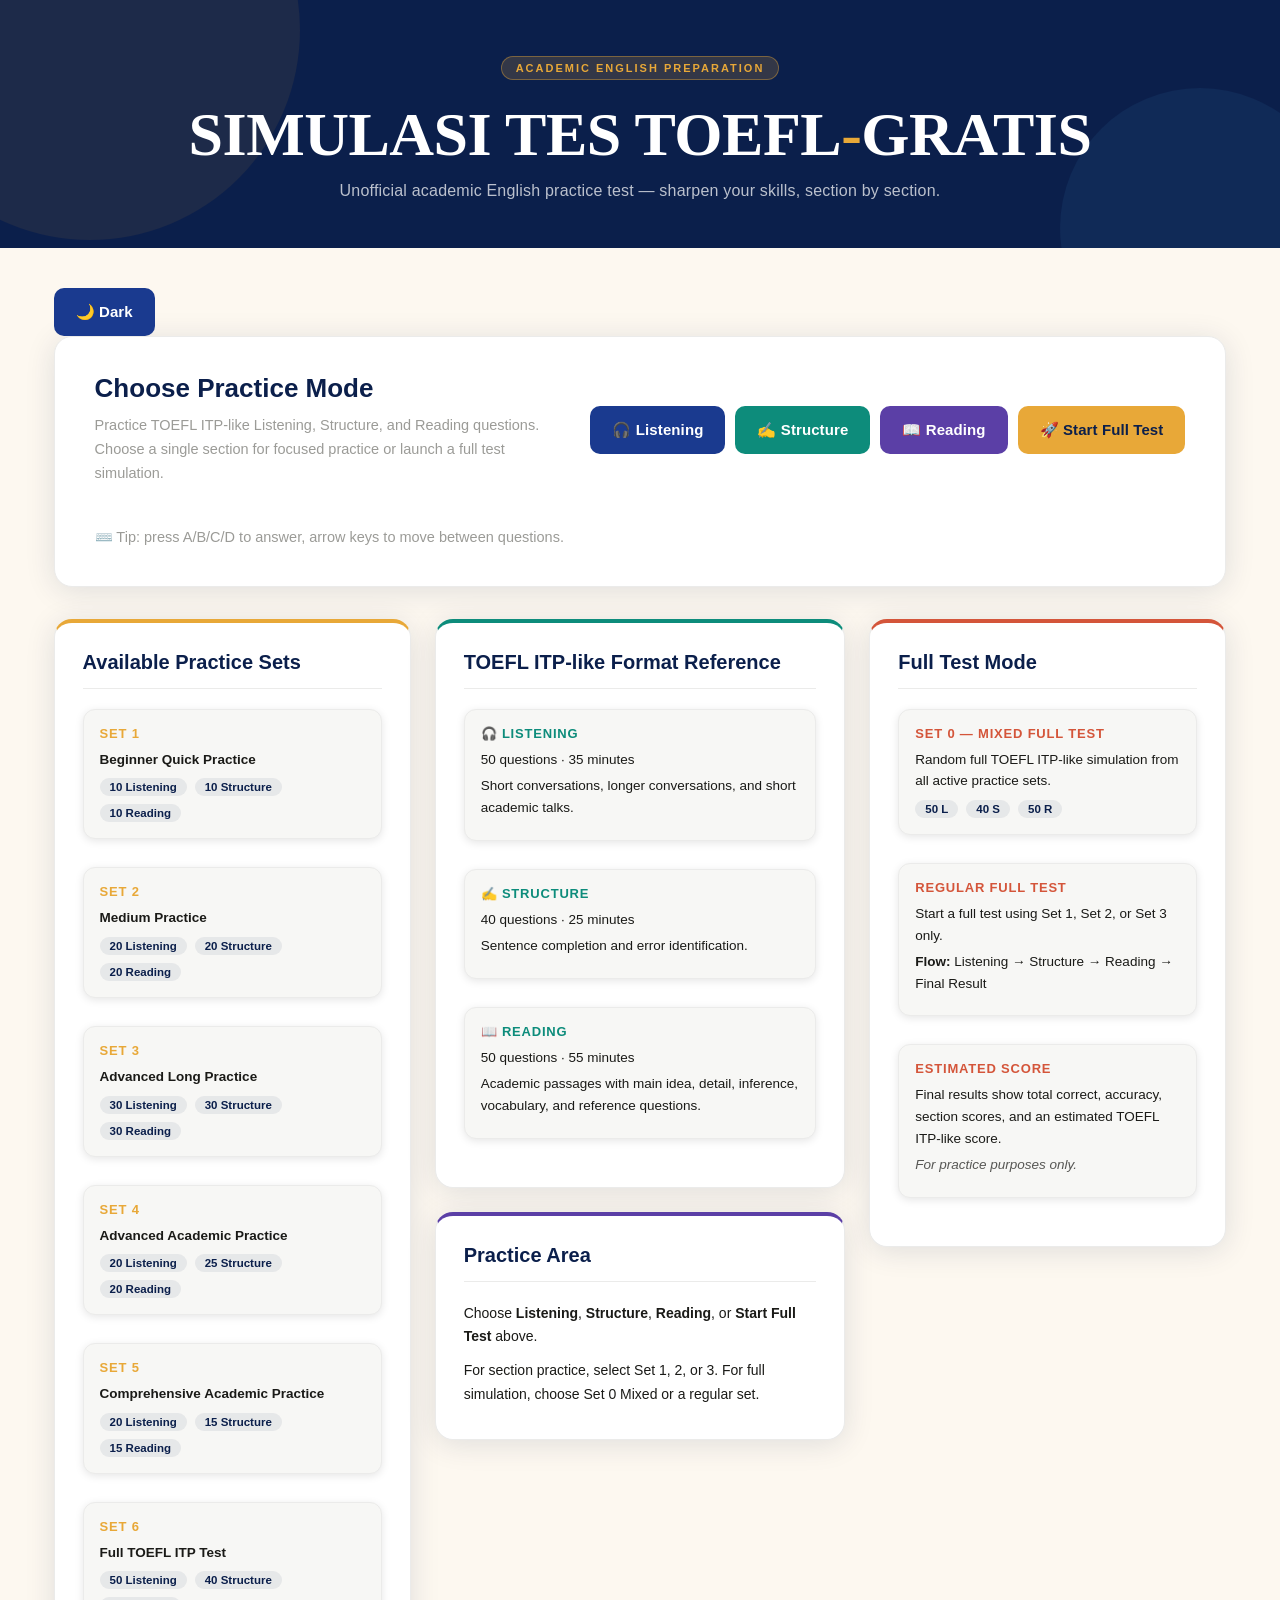
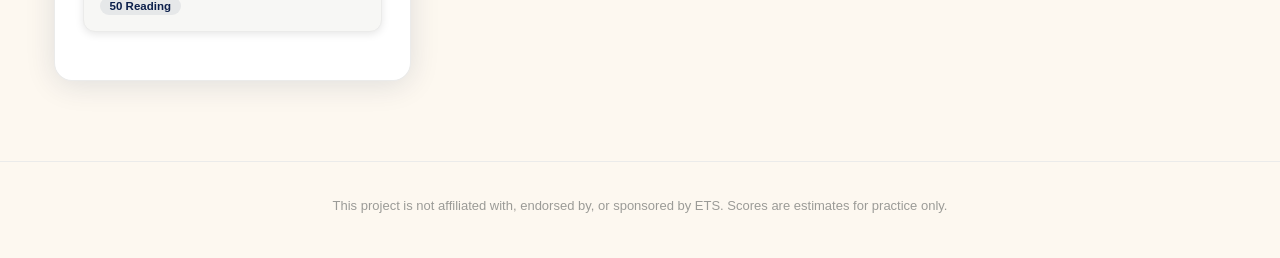
<file: index.legacy.html>
<!DOCTYPE html>
<html lang="en">
<head>
  <meta charset="UTF-8" />
  <meta name="viewport" content="width=device-width, initial-scale=1.0" />

  <title>Simulasi Tes TOEFL Online GRATIS</title>
  <meta name="description" content="Free TOEFL ITP-like simulator: Listening, Structure & Written Expression, and Reading practice with timers, instant explanations, and estimated ITP scores." />
  <meta name="theme-color" content="#0b1f4b" />
  <meta property="og:title" content="TOEFL Simulator — Free Online Practice Test" />
  <meta property="og:description" content="Practice Listening, Structure, and Reading with timers, answer explanations, and estimated TOEFL ITP scores. 100% free." />
  <meta property="og:type" content="website" />
  <meta property="og:url" content="https://toefl.atsukoaditia.my.id/" />
  <meta name="twitter:card" content="summary" />
  <meta name="twitter:title" content="TOEFL Simulator — Free Online Practice Test" />
  <meta name="twitter:description" content="Free TOEFL ITP-like practice: timed sections, instant explanations, estimated scores." />
  <link rel="icon" href="data:image/svg+xml,%3Csvg xmlns='http://www.w3.org/2000/svg' viewBox='0 0 64 64'%3E%3Crect width='64' height='64' rx='14' fill='%230b1f4b'/%3E%3Ctext x='32' y='44' font-size='34' text-anchor='middle' fill='%23e8a838' font-family='Georgia,serif' font-weight='bold'%3ET%3C/text%3E%3C/svg%3E" />
  <link rel="stylesheet" href="css/style.css?v=2" />
</head>
<body>

  <header class="app-header">
  <div class="header-inner">
    <div class="header-badge">Academic English Preparation</div>
      
    <h1 class="app-title">
      SIMULASI TES TOEFL<span>-</span>GRATIS
    </h1>

    <p class="app-subtitle">
      Unofficial academic English practice test — sharpen your skills, section by section.
    </p>



  </header>

  <main class="container">
    <button type="button" id="theme-toggle-btn" class="theme-toggle" aria-label="Toggle dark mode" aria-pressed="false" onclick="toggleTheme()">🌙 Dark</button>

   <section class="intro-card">
      <div class="intro-left">
        <h2>Choose Practice Mode</h2>
        <p>
          Practice TOEFL ITP-like Listening, Structure, and Reading questions.
          Choose a single section for focused practice or launch a full test simulation.
        </p>
      </div>

      <div class="section-buttons">
        <button id="btn-nav-listening" onclick="handleMainNavClick('listening')">
          🎧 Listening
        </button>

        <button id="btn-nav-structure" onclick="handleMainNavClick('structure')">
          ✍️ Structure
        </button>

        <button id="btn-nav-reading" onclick="handleMainNavClick('reading')">
          📖 Reading
        </button>

        <button id="btn-nav-fulltest" class="btn-full-test" onclick="handleMainNavClick('fulltest')">
          🚀 Start Full Test
        </button>
      </div>
      <p class="kbd-hint">⌨️ Tip: press A/B/C/D to answer, arrow keys to move between questions.</p>
    </section>

    <div class="home-three-column">

      <section class="test-info color-block-sets">
        <h2>Available Practice Sets</h2>

        <div class="vertical-info-list">

          <div class="info-box">
            <h3>Set 1</h3>
            <p><strong>Beginner Quick Practice</strong></p>

            <div class="stat-row">
              <span class="stat-pill">10 Listening</span>
              <span class="stat-pill">10 Structure</span>
              <span class="stat-pill">10 Reading</span>
            </div>
          </div>

          <div class="info-box">
            <h3>Set 2</h3>
            <p><strong>Medium Practice</strong></p>

            <div class="stat-row">
              <span class="stat-pill">20 Listening</span>
              <span class="stat-pill">20 Structure</span>
              <span class="stat-pill">20 Reading</span>
            </div>
          </div>

          <div class="info-box">
            <h3>Set 3</h3>
            <p><strong>Advanced Long Practice</strong></p>

            <div class="stat-row">
              <span class="stat-pill">30 Listening</span>
              <span class="stat-pill">30 Structure</span>
              <span class="stat-pill">30 Reading</span>
            </div>
          </div>

          <div class="info-box">
            <h3>Set 4</h3>
            <p><strong>Advanced Academic Practice</strong></p>

            <div class="stat-row">
              <span class="stat-pill">20 Listening</span>
              <span class="stat-pill">25 Structure</span>
              <span class="stat-pill">20 Reading</span>
            </div>
          </div>
          
        <div class="info-box">
          <h3>Set 5</h3>
          <p><strong>Comprehensive Academic Practice</strong></p>

          <div class="stat-row">
            <span class="stat-pill">20 Listening</span>
            <span class="stat-pill">15 Structure</span>
            <span class="stat-pill">15 Reading</span>
          </div>
        </div>
          
        <div class="info-box">
          <h3>Set 6</h3>
          <p><strong>Full TOEFL ITP Test</strong></p>

          <div class="stat-row">
            <span class="stat-pill">50 Listening</span>
            <span class="stat-pill">40 Structure</span>
            <span class="stat-pill">50 Reading</span>
          </div>
        </div>

        </div>
      </section>

      <div class="home-center-column">

        <section class="test-info color-block-reference">
          <h2>TOEFL ITP-like Format Reference</h2>

          <div class="vertical-info-list">

            <div class="info-box">
              <h3>🎧 Listening</h3>
              <p>50 questions · 35 minutes</p>
              <p>
                Short conversations, longer conversations, and short academic talks.
              </p>
            </div>

            <div class="info-box">
              <h3>✍️ Structure</h3>
              <p>40 questions · 25 minutes</p>
              <p>
                Sentence completion and error identification.
              </p>
            </div>

            <div class="info-box">
              <h3>📖 Reading</h3>
              <p>50 questions · 55 minutes</p>
              <p>
                Academic passages with main idea, detail, inference, vocabulary, and reference questions.
              </p>
            </div>

          </div>
        </section>

        <section id="practice-area" class="practice-area color-block-practice">
          <h2>Practice Area</h2>

          <p>
            Choose <strong>Listening</strong>, <strong>Structure</strong>,
            <strong>Reading</strong>, or <strong>Start Full Test</strong> above.
          </p>

          <p class="practice-note">
            For section practice, select Set 1, 2, or 3.
            For full simulation, choose Set 0 Mixed or a regular set.
          </p>
        </section>

      </div>

      <section class="test-info color-block-fulltest">
        <h2>Full Test Mode</h2>

        <div class="vertical-info-list">

          <div class="info-box">
            <h3>Set 0 — Mixed Full Test</h3>
            <p>
              Random full TOEFL ITP-like simulation from all active practice sets.
            </p>

            <div class="stat-row">
              <span class="stat-pill">50 L</span>
              <span class="stat-pill">40 S</span>
              <span class="stat-pill">50 R</span>
            </div>
          </div>

          <div class="info-box">
            <h3>Regular Full Test</h3>
            <p>
              Start a full test using Set 1, Set 2, or Set 3 only.
            </p>

            <p class="flow-text">
              <strong>Flow:</strong> Listening → Structure → Reading → Final Result
            </p>
          </div>

          <div class="info-box">
            <h3>Estimated Score</h3>
            <p>
              Final results show total correct, accuracy, section scores,
              and an estimated TOEFL ITP-like score.
            </p>

            <p class="muted-note">
              For practice purposes only.
            </p>
          </div>

        </div>
      </section>

    </div>

  </main>

  <div id="score-history-panel" class="score-history-panel"></div>

  <footer class="app-footer">
    <p>
      This project is not affiliated with, endorsed by, or sponsored by ETS.
      Scores are estimates for practice only.
    </p>

    
  </footer>

  <script>
    function scrollToPracticeArea() {
      const practiceArea = document.getElementById("practice-area");

      if (!practiceArea) {
        return;
      }

      setTimeout(function () {
        practiceArea.scrollIntoView({
          behavior: "smooth",
          block: "start"
        });
      }, 150);
    }

    function handleMainNavClick(mode) {
      if (mode === "fulltest") {
        loadFullTestIntro();
      } else {
        loadSection(mode);
      }

      scrollToPracticeArea();
    }

    // Init theme + history panel + resume banner on load
    document.addEventListener("DOMContentLoaded", function () {
      if (window.ToeflStore) {
        initTheme();
        renderScoreHistoryPanel();
        setTimeout(maybeShowResumeBanner, 400);
      }
      bindKeyboardNav();
    });
  </script>

  <script src="js/tts.js?v=2"></script>
  <script src="js/timer.js?v=2"></script>
  <script src="js/storage.js?v=2"></script>
  <script src="js/scoring.js?v=2"></script>
  <script src="js/app.js?v=2"></script>
</body>
</html>
</file>
<file: css/style.css>
*,
*::before,
*::after {
  box-sizing: border-box;
  margin: 0;
  padding: 0;
}

:root {
  --navy: #0b1f4b;
  --blue: #1a3a8f;
  --accent: #e8a838;
  --teal: #0d8c7b;
  --coral: #d4553a;
  --violet: #5b3fa6;
  --cream: #fdf8f0;
  --gray50: #f7f7f5;
  --gray100: #ebebea;
  --gray400: #9b9b97;
  --gray700: #3d3d3a;
  --text: #1a1a17;
  --shadow: rgba(11, 31, 75, 0.12);
  --card-radius: 18px;
}

html {
  scroll-behavior: smooth;
}

body {
  font-family: "Segoe UI", Arial, sans-serif;
  background: var(--cream);
  color: var(--text);
  min-height: 100vh;
}

/* Header */

.app-header {
  position: relative;
  background: var(--navy);
  overflow: hidden;
  padding: 56px 24px 48px;
  text-align: center;
}

.app-header::before,
.app-header::after {
  content: "";
  position: absolute;
  border-radius: 50%;
  opacity: 0.08;
}

.app-header::before {
  width: 420px;
  height: 420px;
  top: -180px;
  left: -120px;
  background: var(--accent);
}

.app-header::after {
  width: 280px;
  height: 280px;
  bottom: -120px;
  right: -60px;
  background: #4fa3e0;
}

.header-inner {
  position: relative;
  z-index: 1;
}

.header-badge {
  display: inline-block;
  background: rgba(232, 168, 56, 0.18);
  color: var(--accent);
  border: 1px solid rgba(232, 168, 56, 0.4);
  font-size: 11px;
  font-weight: 700;
  letter-spacing: 2px;
  text-transform: uppercase;
  padding: 5px 14px;
  border-radius: 40px;
  margin-bottom: 20px;
}

.app-title {
  font-family: Georgia, "Times New Roman", serif;
  font-weight: 900;
  font-size: clamp(36px, 5vw, 62px);
  color: #ffffff;
  line-height: 1.1;
  letter-spacing: -0.5px;
}

.app-title span {
  color: var(--accent);
}

.app-subtitle {
  margin-top: 14px;
  font-size: 16px;
  color: rgba(255, 255, 255, 0.72);
  font-weight: 400;
  letter-spacing: 0.2px;
}

.app-author {
  display: inline-block;
  margin-top: 16px;
  font-size: 13px;
  font-weight: 600;
  color: rgba(255, 255, 255, 0.55);
  letter-spacing: 1px;
  text-transform: uppercase;
}

/* Layout */

.container {
  width: 96vw;
  max-width: 1680px;
  margin: 0 auto;
  padding: 40px 28px 60px;
}

.intro-card {
  background: #ffffff;
  border: 1px solid var(--gray100);
  border-radius: var(--card-radius);
  padding: 36px 40px;
  margin-bottom: 32px;
  box-shadow: 0 4px 30px var(--shadow);
  display: flex;
  align-items: center;
  gap: 40px;
  flex-wrap: wrap;
}

.intro-left {
  flex: 1;
  min-width: 240px;
}

.intro-card h2 {
  font-size: 26px;
  font-weight: 800;
  color: var(--navy);
  margin-bottom: 10px;
}

.intro-card p {
  font-size: 14.5px;
  color: var(--gray400);
  line-height: 1.65;
  max-width: 520px;
}

.home-three-column {
  display: grid;
  grid-template-columns: minmax(330px, 1fr) minmax(390px, 1.15fr) minmax(330px, 1fr);
  gap: 24px;
  align-items: start;
}

.home-center-column {
  display: flex;
  flex-direction: column;
  gap: 24px;
}

/* Main cards */

.test-info,
.practice-area {
  background: #ffffff;
  border: 1px solid var(--gray100);
  border-radius: var(--card-radius);
  padding: 28px 28px 32px;
  box-shadow: 0 4px 30px var(--shadow);
}

.color-block-sets {
  border-top: 4px solid var(--accent);
}

.color-block-reference {
  border-top: 4px solid var(--teal);
}

.color-block-fulltest {
  border-top: 4px solid var(--coral);
}

.color-block-practice {
  border-top: 4px solid var(--violet);
}

.test-info h2,
.practice-area h2 {
  font-size: 20px;
  font-weight: 800;
  color: var(--navy);
  margin-bottom: 20px;
  padding-bottom: 14px;
  border-bottom: 1px solid var(--gray100);
}

/* Buttons */

.section-buttons {
  display: flex;
  flex-wrap: wrap;
  gap: 10px;
  margin-top: 0;
  flex-shrink: 0;
}

button {
  font-family: "Segoe UI", Arial, sans-serif;
  font-size: 15px;
  font-weight: 700;
  border: none;
  border-radius: 10px;
  padding: 11px 22px;
  cursor: pointer;
  transition: all 0.18s ease;
  letter-spacing: 0.1px;
  background: var(--blue);
  color: #ffffff;
}

#btn-nav-listening {
  background: var(--blue);
  color: #ffffff;
}

#btn-nav-structure {
  background: var(--teal);
  color: #ffffff;
}

#btn-nav-reading {
  background: var(--violet);
  color: #ffffff;
}

#btn-nav-listening:hover {
  background: #0f2a6b;
  transform: translateY(-2px);
  box-shadow: 0 6px 18px rgba(26, 58, 143, 0.3);
}

#btn-nav-structure:hover {
  background: #09705f;
  transform: translateY(-2px);
  box-shadow: 0 6px 18px rgba(13, 140, 123, 0.3);
}

#btn-nav-reading:hover {
  background: #432f80;
  transform: translateY(-2px);
  box-shadow: 0 6px 18px rgba(91, 63, 166, 0.3);
}

.btn-full-test {
  background: var(--accent);
  color: var(--navy);
  font-weight: 800;
}

.btn-full-test:hover {
  background: #d4942b;
  transform: translateY(-2px);
  box-shadow: 0 6px 18px rgba(232, 168, 56, 0.38);
}

.main-button-active {
  background: #16a34a !important;
  color: #ffffff !important;
  box-shadow: 0 0 0 3px rgba(22, 163, 74, 0.25) !important;
}

.btn-full-test.main-button-active {
  background: #ea580c !important;
  color: #ffffff !important;
  box-shadow: 0 0 0 3px rgba(234, 88, 12, 0.25) !important;
}

button:disabled {
  background: #cbd5e1 !important;
  color: #64748b !important;
  cursor: not-allowed;
  transform: none;
  box-shadow: none;
}

/* Info boxes */

.vertical-info-list {
  display: flex;
  flex-direction: column;
  gap: 12px;
}

.info-box {
  background: var(--gray50);
  border: 1px solid var(--gray100);
  border-radius: 12px;
  padding: 16px 18px;
  transition: transform 0.15s ease, box-shadow 0.15s ease;
}

.info-box:hover {
  transform: translateY(-2px);
  box-shadow: 0 6px 20px var(--shadow);
}

.info-box h3 {
  font-size: 13px;
  font-weight: 800;
  letter-spacing: 0.8px;
  text-transform: uppercase;
  margin-bottom: 8px;
}

.color-block-sets .info-box h3 {
  color: var(--accent);
}

.color-block-reference .info-box h3 {
  color: var(--teal);
}

.color-block-fulltest .info-box h3 {
  color: var(--coral);
}

.color-block-practice .info-box h3 {
  color: var(--violet);
}

.info-box p {
  font-size: 13.5px;
  color: var(--text);
  line-height: 1.6;
  margin: 5px 0;
}

.info-box strong {
  color: var(--text);
}

.stat-row {
  display: flex;
  flex-wrap: wrap;
  gap: 8px;
  margin-top: 8px;
}

.stat-pill {
  font-size: 11.5px;
  font-weight: 700;
  padding: 3px 10px;
  border-radius: 20px;
  background: rgba(11, 31, 75, 0.07);
  color: var(--navy);
}

.practice-area p {
  font-size: 14px;
  color: var(--text);
  line-height: 1.7;
}

.practice-note,
.flow-text {
  margin-top: 10px;
}

.muted-note {
  margin-top: 6px;
  font-style: italic;
  opacity: 0.72;
}

/* Dynamic test content */

.question-card,
.passage-card,
.audio-box,
.score-box,
.restart-box {
  background: #ffffff;
  border: 1px solid #d7dde7;
  border-radius: 12px;
  padding: 18px;
  margin: 16px 0;
}

.question-card h3,
.passage-card h3,
.audio-box h3,
.score-box h3,
.restart-box h3 {
  margin-top: 0;
}

.question-meta {
  color: #475569;
  font-size: 14px;
}

.choice {
  display: block;
  background: #f8fafc;
  border: 1px solid #dbe3ef;
  border-radius: 8px;
  padding: 10px;
  margin: 9px 0;
  cursor: pointer;
}

.choice:hover {
  background: #eff6ff;
  border-color: #93c5fd;
}

.choice input {
  margin-right: 8px;
}

.explanation {
  margin-top: 12px;
  line-height: 1.5;
}

.correct {
  color: #16a34a;
  font-weight: bold;
}

.wrong {
  color: #dc2626;
  font-weight: bold;
}

.passage-text {
  line-height: 1.7;
  white-space: pre-line;
}

.audio-box {
  background: #f8fafc;
  border-color: #cbd5e1;
}

.audio-controls {
  display: flex;
  flex-wrap: wrap;
  gap: 10px;
  margin: 14px 0;
}

.audio-status {
  margin-top: 10px;
  font-weight: bold;
  color: #475569;
}

.btn-play {
  background: #2563eb;
  color: #ffffff;
}

.btn-pause {
  background: #f59e0b;
  color: #111827;
}

.btn-resume {
  background: #16a34a;
  color: #ffffff;
}

.btn-stop {
  background: #dc2626;
  color: #ffffff;
}

.btn-play.active,
.btn-pause.active,
.btn-resume.active,
.btn-stop.active {
  box-shadow: 0 0 0 3px rgba(37, 99, 235, 0.25);
  transform: translateY(-1px);
}

.btn-stop:hover {
  background: #b91c1c;
}

.timer-box {
  display: flex;
  justify-content: space-between;
  align-items: center;
  background: #ecfeff;
  border: 1px solid #67e8f9;
  border-radius: 10px;
  padding: 14px 18px;
  margin: 16px 0;
}

.timer-box p {
  margin: 5px 0 0;
  color: #475569;
  font-size: 14px;
}

.timer-display {
  font-size: 30px;
  font-weight: bold;
  color: #0e7490;
}

.timer-warning {
  background: #fef9c3;
  border-color: #facc15;
}

.timer-warning .timer-display {
  color: #a16207;
}

.timer-danger {
  background: #fee2e2;
  border-color: #ef4444;
}

.timer-danger .timer-display {
  color: #b91c1c;
}

.score-box {
  background: #f0fdf4;
  border-color: #86efac;
}

.score-box p {
  line-height: 1.5;
}

.restart-box {
  background: #f8fafc;
  border-color: #cbd5e1;
}

.restart-buttons {
  display: flex;
  flex-wrap: wrap;
  gap: 10px;
}

.btn-restart {
  background: #2563eb;
  color: #ffffff;
}

.btn-shuffle {
  background: #7c3aed;
  color: #ffffff;
}

.btn-shuffle:hover {
  background: #5b21b6;
}

/* Footer */

.app-footer {
  text-align: center;
  padding: 32px 24px 40px;
  font-size: 13px;
  color: var(--gray400);
  line-height: 1.8;
  border-top: 1px solid var(--gray100);
  margin-top: 20px;
}

.app-footer a {
  color: var(--blue);
  text-decoration: none;
  font-weight: 600;
}

.app-footer a:hover {
  text-decoration: underline;
}

.footer-contact {
  margin-top: 6px;
}

code {
  background: #e5e7eb;
  color: #111827;
  padding: 2px 5px;
  border-radius: 4px;
}

/* Responsive */

@media (max-width: 1100px) {
  .home-three-column {
    grid-template-columns: 1fr 1fr;
  }

  .home-three-column > .test-info:last-child {
    grid-column: 1 / -1;
  }
}

@media (max-width: 720px) {
  .app-header {
    padding: 42px 18px 36px;
  }

  .app-title {
    font-size: 34px;
  }

  .app-subtitle {
    font-size: 14px;
  }

  .home-three-column {
    grid-template-columns: 1fr;
  }

  .intro-card {
    flex-direction: column;
    align-items: stretch;
    gap: 24px;
    padding: 28px 22px;
  }

  .section-buttons {
    flex-direction: column;
  }

  .section-buttons button,
  .audio-controls button,
  .restart-buttons button {
    width: 100%;
  }

  .container {
    width: 100%;
    padding: 24px 16px 48px;
  }

  .test-info,
  .practice-area {
    padding: 22px 20px 26px;
  }

  .timer-box {
    flex-direction: column;
    align-items: flex-start;
    gap: 10px;
  }

  .timer-display {
    font-size: 26px;
  }
}


/* ============================================================
   MOBILE RESPONSIVE - Complete mobile-first optimizations
   ============================================================ */

/* Ensure proper viewport behavior */
html {
  -webkit-text-size-adjust: 100%;
}

/* ---- TEST-ACTIVE: Hide non-essential UI during test ---- */
body.test-active .app-header {
  display: none;
}

body.test-active .app-footer {
  display: none;
}

body.test-active .intro-card {
  display: none;
}

body.test-active .home-three-column > .test-info {
  display: none;
}

body.test-active .home-three-column > .test-info:not(:last-child) {
  display: none;
}

body.test-active .container > .home-three-column {
  display: block;
}

/* Keep only practice-area column visible during test */
body.test-active .home-center-column > .test-info {
  display: none;
}

body.test-active .practice-area {
  margin: 0;
  border-radius: 0;
  border: none;
  box-shadow: none;
  padding: 0;
}

body.test-active .container {
  padding: 0;
  width: 100%;
  max-width: 100%;
}

body.test-active .section-buttons {
  display: none;
}

/* ---- MOBILE BASE ---- */
@media (max-width: 768px) {
  /* Header */
  .app-header {
    padding: 32px 16px 28px;
  }
  .app-title {
    font-size: 26px;
    letter-spacing: -0.3px;
  }
  .app-subtitle {
    font-size: 13px;
    margin-top: 10px;
  }
  .header-badge {
    font-size: 10px;
    padding: 4px 12px;
    margin-bottom: 14px;
  }

  /* Layout */
  .container {
    width: 100%;
    padding: 16px 12px 40px;
  }
  .home-three-column {
    grid-template-columns: 1fr;
    gap: 16px;
  }

  /* Cards */
  .intro-card {
    flex-direction: column;
    align-items: stretch;
    gap: 16px;
    padding: 20px 16px;
    margin-bottom: 16px;
  }
  .intro-left {
    min-width: unset;
  }
  .intro-card h2 {
    font-size: 20px;
  }
  .intro-card p {
    font-size: 13.5px;
  }

  .test-info,
  .practice-area {
    padding: 18px 16px 22px;
    border-radius: 14px;
  }
  .test-info h2,
  .practice-area h2 {
    font-size: 17px;
    margin-bottom: 16px;
    padding-bottom: 10px;
  }

  /* Buttons */
  .section-buttons {
    flex-direction: column;
    gap: 8px;
  }
  .section-buttons button {
    width: 100%;
    padding: 13px 16px;
    font-size: 14.5px;
    border-radius: 10px;
  }
  button {
    padding: 12px 16px;
    font-size: 14px;
  }

  /* Timer */
  .timer-box {
    flex-direction: column;
    align-items: flex-start;
    gap: 6px;
    padding: 12px 14px;
    border-radius: 10px;
  }
  .timer-display {
    font-size: 28px;
  }

  /* Question cards */
  .question-card,
  .passage-card,
  .audio-box,
  .score-box,
  .restart-box {
    padding: 14px;
    border-radius: 10px;
    margin: 12px 0;
  }
  .question-card h3,
  .passage-card h3 {
    font-size: 15px;
    line-height: 1.45;
  }
  .question-meta {
    font-size: 13px;
  }
  .choice {
    padding: 11px 10px;
    font-size: 14px;
    margin: 7px 0;
  }
  .passage-text {
    font-size: 14px;
    line-height: 1.75;
  }

  /* Audio controls */
  .audio-controls {
    flex-direction: column;
    gap: 8px;
  }
  .audio-controls button {
    width: 100%;
    padding: 12px;
  }

  /* Restart */
  .restart-buttons {
    flex-direction: column;
    gap: 8px;
  }
  .restart-buttons button {
    width: 100%;
  }

  /* Info boxes */
  .info-box {
    padding: 13px 14px;
    border-radius: 10px;
  }
  .info-box h3 {
    font-size: 12px;
  }
  .info-box p {
    font-size: 13px;
  }

  /* Stat pills */
  .stat-pill {
    font-size: 11px;
    padding: 3px 8px;
  }

  /* Footer */
  .app-footer {
    padding: 24px 16px 32px;
    font-size: 12px;
  }
}

/* ---- SMALL PHONES ---- */
@media (max-width: 400px) {
  .app-title {
    font-size: 22px;
  }
  .container {
    padding: 12px 10px 32px;
  }
  .test-info,
  .practice-area {
    padding: 15px 13px 18px;
  }
  .timer-display {
    font-size: 24px;
  }
  .choice {
    font-size: 13px;
    padding: 10px 8px;
  }
}

/* ---- TOUCH IMPROVEMENTS ---- */
@media (pointer: coarse) {
  button,
  .choice {
    min-height: 44px;
  }
  .choice input[type="radio"] {
    width: 18px;
    height: 18px;
    margin-right: 10px;
    accent-color: var(--blue);
  }
}

/* ---- LANDSCAPE PHONE ---- */
@media (max-width: 768px) and (orientation: landscape) {
  .app-header {
    padding: 20px 16px 16px;
  }
  .timer-display {
    font-size: 22px;
  }
  .timer-box {
    flex-direction: row;
    align-items: center;
    justify-content: space-between;
  }
}


/* ==== ENHANCED MOBILE & TOUCH OPTIMIZATION ==== */

/* Better touch targets for mobile */
button, .choice, .btn-nav-listening, .btn-nav-structure, .btn-nav-reading, .btn-full-test {
  min-height: 48px;
  touch-action: manipulation;
  -webkit-tap-highlight-color: rgba(0, 0, 0, 0.1);
  transition: all 0.2s ease;
}

/* Improve button press feedback */
button:active, .choice:active {
  transform: scale(0.98);
  opacity: 0.9;
}

/* Better spacing for mobile cards */
.info-box {
  margin-bottom: 16px;
  padding: 16px;
  box-shadow: 0 2px 8px rgba(0,0,0,0.1);
  transition: transform 0.2s ease, box-shadow 0.2s ease;
}

.info-box:hover, .info-box:active {
  transform: translateY(-2px);
  box-shadow: 0 4px 12px rgba(0,0,0,0.15);
}

/* Smooth scrolling for mobile */
html {
  scroll-behavior: smooth;
  -webkit-overflow-scrolling: touch;
}

/* Test mode padding for better readability */
.test-container, #app-test {
  padding: 16px 20px;
  max-width: 900px;
  margin: 0 auto;
}

/* Question card padding */
.question-card {
  padding: 20px;
  margin-bottom: 20px;
  background: white;
  border-radius: var(--card-radius);
  box-shadow: 0 2px 8px rgba(0,0,0,0.08);
}

/* Passage text padding and readability */
.passage-text, .reading-passage {
  padding: 20px;
  line-height: 1.8;
  font-size: 16px;
  background: #f9f9f9;
  border-radius: 8px;
  margin-bottom: 24px;
}

/* Mobile-specific adjustments */
@media (max-width: 768px) {
  .container, .test-container {
    padding: 12px 16px;
  }
  
  .app-header {
    padding: 16px 12px;
  }
  
  .question-card {
    padding: 16px;
    margin-bottom: 16px;
  }
  
  .passage-text, .reading-passage {
    padding: 16px;
    font-size: 15px;
    line-height: 1.7;
  }
  
  /* Stack buttons vertically on small screens */
  .section-buttons {
    flex-direction: column;
    gap: 12px;
  }
  
  button {
    width: 100%;
    min-height: 50px;
  }
  
  /* Better stat pill wrapping */
  .stat-row {
    flex-wrap: wrap;
    gap: 8px;
  }
  
  .stat-pill {
    font-size: 13px;
    padding: 6px 12px;
  }
  
  /* Responsive text sizing */
  h1 { font-size: 28px; }
  h2 { font-size: 22px; }
  h3 { font-size: 18px; }
  
  /* Timer visibility on mobile */
  .timer-display {
    position: sticky;
    top: 0;
    z-index: 100;
    background: white;
    padding: 12px;
    box-shadow: 0 2px 8px rgba(0,0,0,0.1);
  }
}

/* Extra small screens (phones in portrait) */
@media (max-width: 480px) {
  .container, .test-container {
    padding: 8px 12px;
  }
  
  .question-card {
    padding: 12px;
  }
  
  .passage-text, .reading-passage {
    padding: 12px;
    font-size: 14px;
  }
  
  .choice {
    padding: 12px;
    font-size: 14px;
  }
  
  h1 { font-size: 24px; }
  h2 { font-size: 20px; }
  h3 { font-size: 16px; }
}

/* Landscape phone optimization */
@media (max-width: 768px) and (orientation: landscape) {
  .app-header {
    padding: 12px;
  }
  
  .timer-display {
    font-size: 18px;
  }
  
  .question-card {
    margin-bottom: 12px;
  }
}

/* Prevent text selection during test for better UX */
.test-active .question-text {
  user-select: none;
  -webkit-user-select: none;
}

/* But allow selection in passage text for reading */
.passage-text, .reading-passage {
  user-select: text;
  -webkit-user-select: text;
}

/* Focus visible for accessibility */
button:focus-visible, .choice:focus-visible {
  outline: 3px solid var(--blue);
  outline-offset: 2px;
}

/* Loading state improvements */
.loading {
  display: flex;
  justify-content: center;
  align-items: center;
  min-height: 200px;
  font-size: 18px;
  color: var(--gray400);
}
</file>
